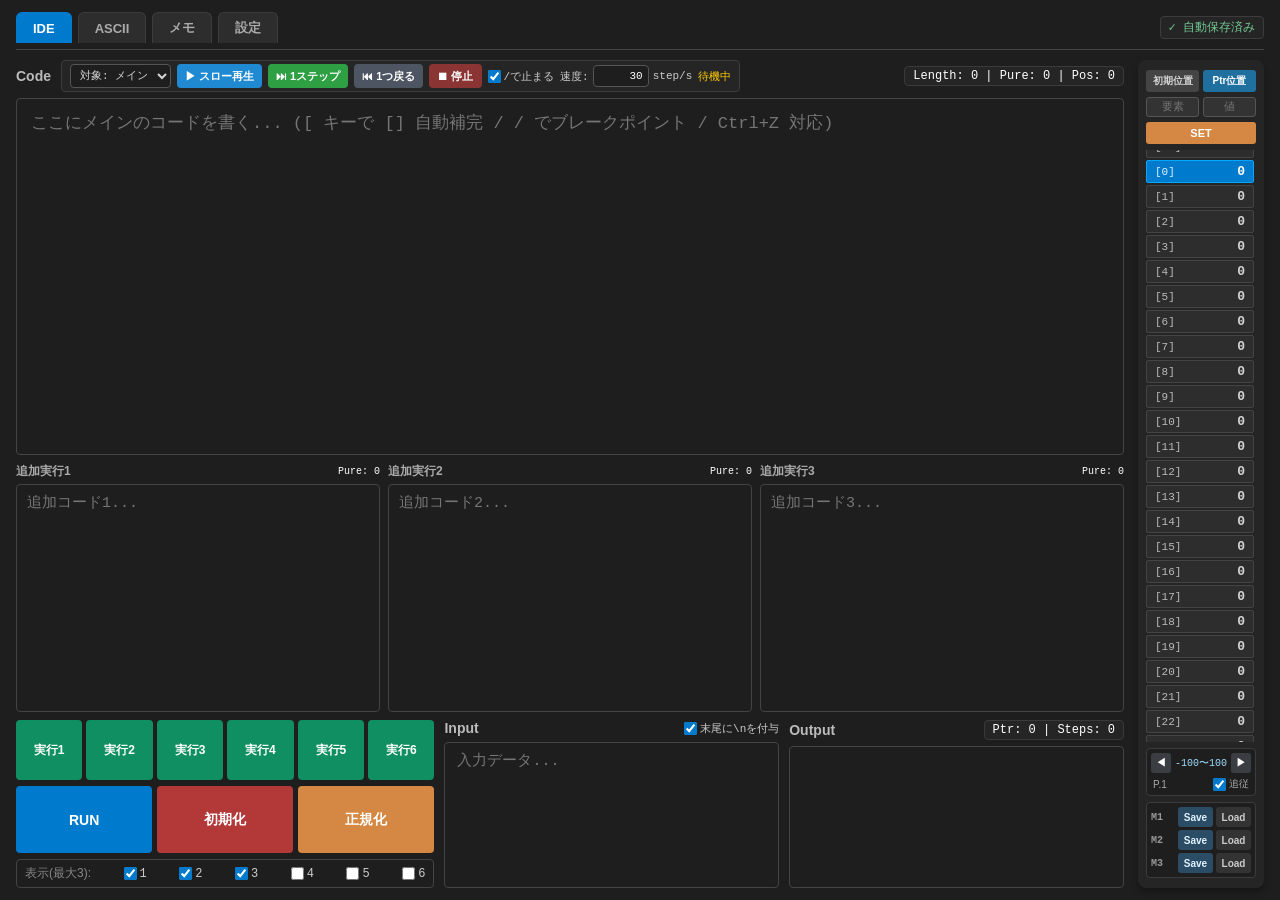
<file: index.html>
<!DOCTYPE html>
<html lang="ja">
<head>
    <meta charset="UTF-8">
    <meta name="viewport" content="width=device-width, initial-scale=1.0">
    <title>Brainfuck Tester Pro</title>
    <link rel="stylesheet" href="style.css">
</head>
<body>

    <!-- 上部仮想タブバー -->
    <div class="top-navbar">
        <div class="tab-group">
            <button id="tab-btn-ide" class="tab-btn active" onclick="switchTab('ide')">IDE</button>
            <button id="tab-btn-ascii" class="tab-btn" onclick="switchTab('ascii')">ASCII</button>
            <button id="tab-btn-memo" class="tab-btn" onclick="switchTab('memo')">メモ</button>
            <button id="tab-btn-settings" class="tab-btn" onclick="switchTab('settings')">設定</button>
        </div>
        <div class="top-right-status">
            <span id="autosave-status" class="autosave-badge">✓ 自動保存済み</span>
        </div>
    </div>

    <!-- ==========================================
         タブ1: メインIDE画面
         ========================================== -->
    <div id="view-ide" class="tab-view">
        <!-- 左側ペイン -->
        <div class="left-pane">
            <div class="pane-header">
                <div style="display: flex; align-items: center; gap: 10px; flex-wrap: wrap;">
                    <h3>Code</h3>
                    <!-- ステップ実行＆スロー再生コントロール -->
                    <div class="header-debug-bar">
                        <select id="debug-target" class="debug-target-select" onchange="stopDebugSession()" title="ステップ実行・スロー再生の対象">
                            <option value="main">対象: メイン</option>
                            <option value="sub1">対象: 追加1</option>
                            <option value="sub2">対象: 追加2</option>
                            <option value="sub3">対象: 追加3</option>
                            <option value="sub4">対象: 追加4</option>
                            <option value="sub5">対象: 追加5</option>
                            <option value="sub6">対象: 追加6</option>
                        </select>
                        <button id="btn-slow-play" class="debug-btn play-btn" onclick="toggleSlowPlay()">▶ スロー再生</button>
                        <button id="btn-step-fwd" class="debug-btn step-btn" onclick="stepForward()">⏭ 1ステップ</button>
                        <button id="btn-step-back" class="debug-btn back-btn" onclick="stepBackward()" title="直前のステップに戻す">⏮ 1つ戻る</button>
                        <button id="btn-debug-stop" class="debug-btn stop-btn" onclick="stopDebugSession()">⏹ 停止</button>
                        <label class="inline-chk" style="font-size: 11px; color: #ccc;" title="コード内の / に到達した時点で一時停止します">
                            <input type="checkbox" id="chk-stop-slash" checked onchange="saveStateToStorage()"> /で止まる
                        </label>
                        <div class="speed-control">
                            <span>速度:</span>
                            <input type="number" id="debug-speed" min="1" max="100000" value="30" oninput="updateSpeedLabel()" title="1秒あたりの実行ステップ数">
                            <span>step/s</span>
                        </div>
                        <div id="debug-status" class="debug-status-text">待機中</div>
                    </div>
                </div>
                <span id="code-stats" class="stats">Length: 0 | Pure: 0 | Pos: 0</span>
            </div>

            <!-- メインコードエディタ -->
            <div id="code-container" class="editor-container">
                <div class="editor-inner">
                    <div id="code-highlight" class="highlight-layer"></div>
                    <textarea id="code" class="code-textarea" spellcheck="false" placeholder="ここにメインのコードを書く... ([ キーで [] 自動補完 / / でブレークポイント / Ctrl+Z 対応)"></textarea>
                </div>
            </div>

            <!-- 追加実行枠 1〜6 -->
            <div class="middle-controls">
                <div class="middle-box" id="box-sub1">
                    <div class="sub-header">
                        <h3>追加実行1</h3>
                        <span id="sub-code1-stat" class="sub-pure-stat">Pure: 0</span>
                    </div>
                    <div id="sub-code1-container" class="editor-container sub-editor-container">
                        <div class="editor-inner">
                            <div id="sub-code1-highlight" class="highlight-layer"></div>
                            <textarea id="sub-code1" class="code-textarea" spellcheck="false" placeholder="追加コード1..."></textarea>
                        </div>
                    </div>
                </div>
                <div class="middle-box" id="box-sub2">
                    <div class="sub-header">
                        <h3>追加実行2</h3>
                        <span id="sub-code2-stat" class="sub-pure-stat">Pure: 0</span>
                    </div>
                    <div id="sub-code2-container" class="editor-container sub-editor-container">
                        <div class="editor-inner">
                            <div id="sub-code2-highlight" class="highlight-layer"></div>
                            <textarea id="sub-code2" class="code-textarea" spellcheck="false" placeholder="追加コード2..."></textarea>
                        </div>
                    </div>
                </div>
                <div class="middle-box" id="box-sub3">
                    <div class="sub-header">
                        <h3>追加実行3</h3>
                        <span id="sub-code3-stat" class="sub-pure-stat">Pure: 0</span>
                    </div>
                    <div id="sub-code3-container" class="editor-container sub-editor-container">
                        <div class="editor-inner">
                            <div id="sub-code3-highlight" class="highlight-layer"></div>
                            <textarea id="sub-code3" class="code-textarea" spellcheck="false" placeholder="追加コード3..."></textarea>
                        </div>
                    </div>
                </div>
                <div class="middle-box hidden" id="box-sub4">
                    <div class="sub-header">
                        <h3>追加実行4</h3>
                        <span id="sub-code4-stat" class="sub-pure-stat">Pure: 0</span>
                    </div>
                    <div id="sub-code4-container" class="editor-container sub-editor-container">
                        <div class="editor-inner">
                            <div id="sub-code4-highlight" class="highlight-layer"></div>
                            <textarea id="sub-code4" class="code-textarea" spellcheck="false" placeholder="追加コード4..."></textarea>
                        </div>
                    </div>
                </div>
                <div class="middle-box hidden" id="box-sub5">
                    <div class="sub-header">
                        <h3>追加実行5</h3>
                        <span id="sub-code5-stat" class="sub-pure-stat">Pure: 0</span>
                    </div>
                    <div id="sub-code5-container" class="editor-container sub-editor-container">
                        <div class="editor-inner">
                            <div id="sub-code5-highlight" class="highlight-layer"></div>
                            <textarea id="sub-code5" class="code-textarea" spellcheck="false" placeholder="追加コード5..."></textarea>
                        </div>
                    </div>
                </div>
                <div class="middle-box hidden" id="box-sub6">
                    <div class="sub-header">
                        <h3>追加実行6</h3>
                        <span id="sub-code6-stat" class="sub-pure-stat">Pure: 0</span>
                    </div>
                    <div id="sub-code6-container" class="editor-container sub-editor-container">
                        <div class="editor-inner">
                            <div id="sub-code6-highlight" class="highlight-layer"></div>
                            <textarea id="sub-code6" class="code-textarea" spellcheck="false" placeholder="追加コード6..."></textarea>
                        </div>
                    </div>
                </div>
            </div>

            <!-- 下部コントロール・Input・Output -->
            <div class="bottom-controls">
                <div class="controls-column">
                    <div class="sub-btn-group">
                        <button class="sub-btn" onclick="runSub(1)">実行1</button>
                        <button class="sub-btn" onclick="runSub(2)">実行2</button>
                        <button class="sub-btn" onclick="runSub(3)">実行3</button>
                        <button class="sub-btn" onclick="runSub(4)">実行4</button>
                        <button class="sub-btn" onclick="runSub(5)">実行5</button>
                        <button class="sub-btn" onclick="runSub(6)">実行6</button>
                    </div>
                    <div class="main-btn-group">
                        <button onclick="runMain()">RUN</button>
                        <button class="init-btn" onclick="resetEngine()">初期化</button>
                        <button class="norm-btn" onclick="normalizeCode()">正規化</button>
                    </div>
                    <div class="checkbox-group">
                        <span style="color: #888;">表示(最大3):</span>
                        <label><input type="checkbox" id="chk-sub1" class="sub-chk" value="1" checked> 1</label>
                        <label><input type="checkbox" id="chk-sub2" class="sub-chk" value="2" checked> 2</label>
                        <label><input type="checkbox" id="chk-sub3" class="sub-chk" value="3" checked> 3</label>
                        <label><input type="checkbox" id="chk-sub4" class="sub-chk" value="4"> 4</label>
                        <label><input type="checkbox" id="chk-sub5" class="sub-chk" value="5"> 5</label>
                        <label><input type="checkbox" id="chk-sub6" class="sub-chk" value="6"> 6</label>
                    </div>
                </div>

                <div class="input-wrapper">
                    <div class="pane-header">
                        <h3>Input</h3>
                        <label class="inline-chk" style="font-size: 11px; color: #ccc;" title="ONの場合、入力データの末尾に自動で改行(\n, ASCII 10)を追加します">
                            <input type="checkbox" id="chk-input-newline" checked onchange="saveStateToStorage()"> 末尾に\nを付与
                        </label>
                    </div>
                    <textarea id="input-data" spellcheck="false" placeholder="入力データ..." oninput="saveStateToStorage()"></textarea>
                </div>

                <div class="output-wrapper">
                    <div class="pane-header output-header">
                        <h3>Output</h3>
                        <span id="exec-stats" class="stats">Ptr: 0 | Steps: 0</span>
                    </div>
                    <div id="output" class="output-area"></div>
                </div>
            </div>
        </div>

        <!-- 右側ペイン（上部操作 → メモリ → ページ番号系 → セーブ系） -->
        <div class="right-pane">
            <div class="memory-header">
                <div class="memory-header-top">
                    <button class="reset-scroll-btn" onclick="resetMemoryScroll()" title="アドレス 0 の位置へ移動">初期位置</button>
                    <button class="ptr-jump-btn" onclick="jumpToPointer()" title="現在のポインタ位置へ移動">Ptr位置</button>
                </div>
                <div class="memory-inputs">
                    <input type="number" id="manual-mem-addr" placeholder="要素" title="要素番号(アドレス)">
                    <input type="number" id="manual-mem-val" placeholder="値" title="値 (0-255)">
                </div>
                <button class="set-mem-btn" style="width: 100%;" onclick="setManualMemory()">SET</button>
            </div>

            <!-- 1. メモリ本体 -->
            <div id="memory" class="memory-container"></div>

            <!-- 2. ページ番号系 -->
            <div class="memory-pagination">
                <div class="page-nav-row">
                    <button class="page-btn" onclick="changeMemoryPage(-1)" title="前のページ">◀</button>
                    <span id="mem-page-label" class="page-label">-100〜100</span>
                    <button class="page-btn" onclick="changeMemoryPage(1)" title="次のページ">▶</button>
                </div>
                <div style="display: flex; justify-content: space-between; align-items: center; font-size: 10px; color: #aaa; padding: 0 2px;">
                    <span id="mem-page-num">P.1</span>
                    <label class="inline-chk" title="ONの時のみポインタ移動時のメモリ追従と、スロー再生・ステップ実行中のCode自動スクロールを行います">
                        <input type="checkbox" id="chk-mem-autofollow" checked onchange="saveStateToStorage()"> 追従
                    </label>
                </div>
            </div>

            <!-- 3. セーブ系 (3スロット) -->
            <div class="mem-slots">
                <div id="mem-slot-row-1" class="mem-slot-row">
                    <span class="slot-label">M1</span>
                    <button class="slot-btn save-btn" onclick="saveMemorySlot(1)" title="現在のメモリをスロット1にセーブ">Save</button>
                    <button id="btn-load-slot-1" class="slot-btn load-btn" onclick="loadMemorySlot(1)" title="スロット1のメモリをロード">Load</button>
                </div>
                <div id="mem-slot-row-2" class="mem-slot-row">
                    <span class="slot-label">M2</span>
                    <button class="slot-btn save-btn" onclick="saveMemorySlot(2)" title="現在のメモリをスロット2にセーブ">Save</button>
                    <button id="btn-load-slot-2" class="slot-btn load-btn" onclick="loadMemorySlot(2)" title="スロット2のメモリをロード">Load</button>
                </div>
                <div id="mem-slot-row-3" class="mem-slot-row">
                    <span class="slot-label">M3</span>
                    <button class="slot-btn save-btn" onclick="saveMemorySlot(3)" title="現在のメモリをスロット3にセーブ">Save</button>
                    <button id="btn-load-slot-3" class="slot-btn load-btn" onclick="loadMemorySlot(3)" title="スロット3のメモリをロード">Load</button>
                </div>
            </div>
        </div>
    </div>

    <!-- ==========================================
         タブ2: ASCII (左: ASCII一覧 / 右: 文字列 → ASCII)
         ========================================== -->
    <div id="view-ascii" class="tab-view hidden">
        <div class="ascii-tab-container">
            <div class="ascii-column">
                <h3>ASCII一覧</h3>
                <div id="ascii-table-grid" class="vertical-list"></div>
            </div>

            <div class="ascii-column">
                <h3>文字列 → ASCII</h3>
                <input type="text" id="ascii-inspector-input" class="ascii-input" placeholder="文字列を入力..." value="Hello!" oninput="updateAsciiInspector()">
                <div id="ascii-breakdown" class="vertical-list"></div>
            </div>
        </div>
    </div>

    <!-- ==========================================
         タブ3: メモ (自由記述メモ帳)
         ========================================== -->
    <div id="view-memo" class="tab-view hidden">
        <div class="memo-tab-container">
            <div class="pane-header">
                <h3>メモ</h3>
                <span id="memo-stats" class="stats">Length: 0 | Lines: 1</span>
            </div>
            <textarea id="memo-data" spellcheck="false" placeholder="自由にメモを書けます（各アドレスの役割、変数の設計、アルゴリズムの下書きなど。自動保存されます）"></textarea>
        </div>
    </div>

    <!-- ==========================================
         タブ4: 設定 (文字サイズ / スクショ用ウィンドウ / 一括削除)
         ========================================== -->
    <div id="view-settings" class="tab-view hidden">
        <div class="settings-container">

            <!-- 1. 文字サイズ設定カード -->
            <div class="settings-card">
                <h3>文字サイズ設定</h3>
                <p class="settings-desc">数値を入力して「適用」ボタンを押すと反映されます（範囲外の値は最小値10px〜最大値36pxに自動調整されます）。</p>

                <div class="setting-row">
                    <label for="setting-main-font">メイン Code の文字サイズ (10〜36)</label>
                    <div class="setting-control">
                        <input type="range" id="setting-main-font-range" min="10" max="36" value="17" oninput="document.getElementById('setting-main-font').value = this.value">
                        <input type="number" id="setting-main-font" min="10" max="36" value="17">
                        <span>px</span>
                    </div>
                </div>

                <div class="setting-row">
                    <label for="setting-sub-font">追加実行 1〜6 の文字サイズ (10〜36)</label>
                    <div class="setting-control">
                        <input type="range" id="setting-sub-font-range" min="10" max="36" value="15" oninput="document.getElementById('setting-sub-font').value = this.value">
                        <input type="number" id="setting-sub-font" min="10" max="36" value="15">
                        <span>px</span>
                    </div>
                </div>

                <div class="setting-row">
                    <label for="setting-io-font">Input / Output の文字サイズ (10〜36)</label>
                    <div class="setting-control">
                        <input type="range" id="setting-io-font-range" min="10" max="36" value="15" oninput="document.getElementById('setting-io-font').value = this.value">
                        <input type="number" id="setting-io-font" min="10" max="36" value="15">
                        <span>px</span>
                    </div>
                </div>

                <div class="setting-row">
                    <label for="setting-memo-font">メモ の文字サイズ (10〜36)</label>
                    <div class="setting-control">
                        <input type="range" id="setting-memo-font-range" min="10" max="36" value="15" oninput="document.getElementById('setting-memo-font').value = this.value">
                        <input type="number" id="setting-memo-font" min="10" max="36" value="15">
                        <span>px</span>
                    </div>
                </div>

                <div class="setting-actions">
                    <button class="secondary-btn" onclick="resetFontSizes()">デフォルトに戻す</button>
                    <button class="primary-btn" onclick="applyFontSizeFromInputs()">適用</button>
                </div>
            </div>

            <!-- 2. スクリーンショット用ビューア（別ウィンドウ表示） -->
            <div class="settings-card">
                <h3>スクリーンショット用 表示（別ウィンドウ）</h3>
                <p class="settings-desc">CodeやOutputを読み取り専用（編集不可）で別ウィンドウに表示します。スクショ撮影に最適です。</p>

                <div class="setting-row">
                    <label for="screenshot-target">表示する対象</label>
                    <select id="screenshot-target" class="settings-select">
                        <option value="code">メイン Code</option>
                        <option value="sub-code1">追加実行 1</option>
                        <option value="sub-code2">追加実行 2</option>
                        <option value="sub-code3">追加実行 3</option>
                        <option value="sub-code4">追加実行 4</option>
                        <option value="sub-code5">追加実行 5</option>
                        <option value="sub-code6">追加実行 6</option>
                        <option value="output">Output（出力結果）</option>
                    </select>
                </div>

                <div class="setting-row">
                    <label for="screenshot-mode">Codeの表示モード</label>
                    <select id="screenshot-mode" class="settings-select">
                        <option value="raw">そのまま表示（改行・コメント込み）</option>
                        <option value="pure">純粋命令のみ抽出して表示</option>
                    </select>
                </div>

                <div class="setting-actions">
                    <button class="primary-btn" onclick="openScreenshotWindow()">別ウィンドウで表示</button>
                </div>
            </div>

            <!-- 3. データ・コードの一括削除カード -->
            <div class="settings-card danger-card">
                <h3>コード・保存データの一括削除</h3>
                <p class="settings-desc">新しいコードを書き始めるときに、自動保存されたコードやデータをまとめて消去できます。</p>

                <div class="danger-btn-grid">
                    <div class="danger-item">
                        <div>
                            <div class="danger-title">すべてのコードとInputを削除</div>
                            <div class="danger-sub">メインCode・追加実行1〜6・Input・実行状態をすべて空にします（メモ・メモリセーブM1〜M3・設定は保持）。</div>
                        </div>
                        <button class="danger-btn" onclick="clearAllCodes()">全コード削除</button>
                    </div>

                    <div class="danger-item">
                        <div>
                            <div class="danger-title">メインCodeとInputのみ削除</div>
                            <div class="danger-sub">追加実行1〜6やメモは残したまま、メインCodeとInputを空にします。</div>
                        </div>
                        <button class="warn-btn" onclick="clearMainCodeOnly()">メインのみ削除</button>
                    </div>

                    <div class="danger-item">
                        <div>
                            <div class="danger-title">追加実行1〜6のみすべて削除</div>
                            <div class="danger-sub">メインCodeやメモは残したまま、追加実行1〜6のコードをすべて空にします。</div>
                        </div>
                        <button class="warn-btn" onclick="clearSubCodesOnly()">追加実行のみ削除</button>
                    </div>

                    <div class="danger-item">
                        <div>
                            <div class="danger-title">メモのみ削除</div>
                            <div class="danger-sub">コードやメモリは残したまま、メモタブの内容だけを空にします。</div>
                        </div>
                        <button class="warn-btn" onclick="clearMemoOnly()">メモのみ削除</button>
                    </div>

                    <div class="danger-item">
                        <div>
                            <div class="danger-title">完全初期化（全データ消去）</div>
                            <div class="danger-sub">すべてのコード・メモ・メモリセーブ(M1〜M3)・文字サイズ設定を含む全保存データを初期状態に戻します。</div>
                        </div>
                        <button class="danger-btn" onclick="factoryResetAll()">完全初期化</button>
                    </div>
                </div>
            </div>

        </div>
    </div>

    <!-- トースト通知エリア -->
    <div id="toast-container"></div>

    <script src="script.js"></script>
</body>
</html>
</file>
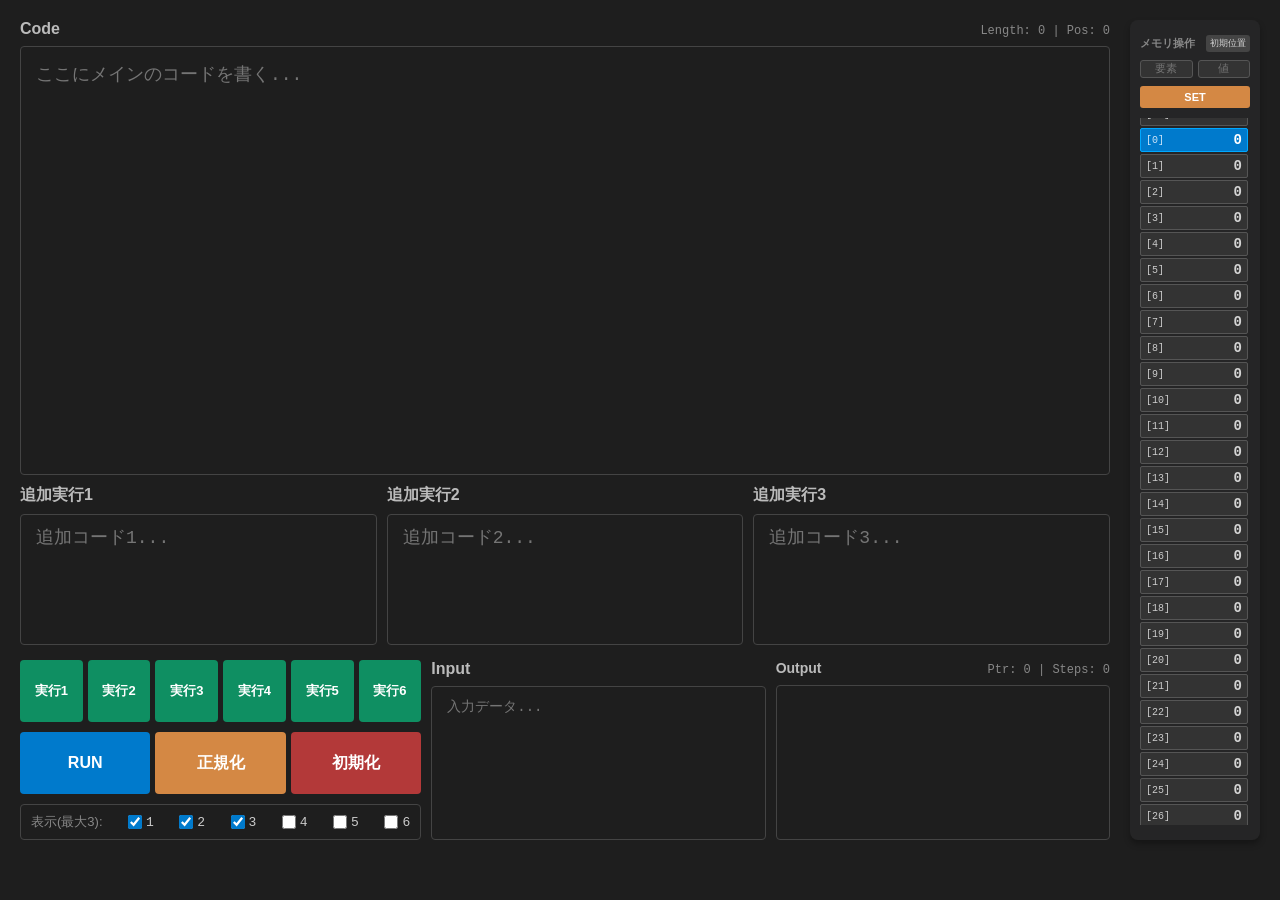
<file: brainfuck.html>
<!DOCTYPE html>
<html lang="ja">
<head>
    <meta charset="UTF-8">
    <meta name="viewport" content="width=device-width, initial-scale=1.0">
    <title>Brainfuck Tester</title>
    <style>
        /* VS Code風のフォントを定義 */
        :root {
            --vscode-font: Menlo, Monaco, Consolas, "Courier New", monospace;
        }

        body { font-family: sans-serif; margin: 0; padding: 20px; background-color: #1e1e1e; color: #d4d4d4; height: 100vh; box-sizing: border-box; }
        .container { display: flex; width: 100%; height: calc(100% - 40px); gap: 20px; }
        .left-pane { flex: 1; display: flex; flex-direction: column; }
        .right-pane { width: 110px; flex-shrink: 0; display: flex; flex-direction: column; background: #252526; padding: 15px 10px; border-radius: 8px; box-shadow: 0 4px 6px rgba(0,0,0,0.3); }
        .editor-container { position: relative; background-color: #1e1e1e; border: 1px solid #444; border-radius: 4px; display: flex; flex-direction: column; }
        .editor-container:focus-within { border-color: #007acc; }
        #code-container { flex: 4; margin-bottom: 10px; }
        
        .highlight-layer, .code-textarea { position: absolute; top: 0; left: 0; width: 100%; height: 100%; padding: 15px; box-sizing: border-box; font-family: var(--vscode-font); font-size: 18px; line-height: 1.5; margin: 0; border: none; overflow-y: auto; white-space: pre-wrap; word-break: break-all; }
        .highlight-layer { color: #d4d4d4; pointer-events: none; }
        .code-textarea { background: transparent; color: transparent; caret-color: #d4d4d4; resize: none; outline: none; }
        
        .sub-editor-container { flex: 1; }
        .sub-editor-container .highlight-layer, 
        .sub-editor-container .code-textarea { font-size: 18px; padding: 10px 15px; }
        
        #input-data { flex: 1; resize: none; padding: 10px 15px; font-family: var(--vscode-font); font-size: 14px; background-color: #1e1e1e; color: #d4d4d4; border: 1px solid #444; border-radius: 4px; line-height: 1.5; box-sizing: border-box; width: 100%; margin: 0; }
        #input-data:focus { outline: none; border-color: #007acc; }
        
        .middle-controls { display: flex; gap: 10px; flex: 1.5; margin-bottom: 15px; }
        .middle-box { flex: 1; display: flex; flex-direction: column; transition: all 0.3s; }
        
        .hidden { display: none !important; }
        
        .bottom-controls { display: flex; gap: 10px; flex-shrink: 0; min-height: 180px; }
        
        .controls-column { flex: 1.2; display: flex; flex-direction: column; gap: 10px; }
        
        .sub-btn-group { display: grid; grid-template-columns: repeat(6, 1fr); gap: 5px; flex: 1; }
        .main-btn-group { display: grid; grid-template-columns: repeat(3, 1fr); gap: 5px; flex: 1; }
        
        button { font-size: 16px; font-weight: bold; cursor: pointer; background-color: #007acc; color: white; border: none; border-radius: 4px; transition: background-color 0.2s; margin: 0; width: 100%; height: 100%; min-height: 45px; }
        button:hover { background-color: #005f9e; }
        
        button.sub-btn { background-color: #0f8f62; font-size: 13px; padding: 0; white-space: nowrap; }
        button.sub-btn:hover { background-color: #0b6b49; }
        
        button.init-btn { background-color: #b33939; }
        button.init-btn:hover { background-color: #8b2c2c; }
        button.norm-btn { background-color: #d48844; }
        button.norm-btn:hover { background-color: #b36e32; }
        
        /* 初期位置ボタンをさらに小さくして1行に収める */
        button.reset-scroll-btn { flex: none; font-size: 9px; font-weight: normal; padding: 2px 4px; background-color: #444; color: #d4d4d4; border-radius: 3px; min-height: auto; width: auto; height: auto; margin-left: auto; white-space: nowrap; }
        button.reset-scroll-btn:hover { background-color: #555; }
        
        .checkbox-group { display: flex; justify-content: space-between; align-items: center; background: #1e1e1e; border: 1px solid #444; border-radius: 4px; padding: 8px 10px; font-size: 13px; color: #ccc; }
        .checkbox-group label { display: flex; align-items: center; gap: 4px; cursor: pointer; font-family: var(--vscode-font); }
        .checkbox-group input { margin: 0; cursor: pointer; accent-color: #007acc; width: 14px; height: 14px; }

        .input-wrapper { flex: 1; display: flex; flex-direction: column; }
        .output-wrapper { flex: 1; display: flex; flex-direction: column; } 
        
        .pane-header { display: flex; justify-content: space-between; align-items: baseline; margin-bottom: 8px; }
        .pane-header h3 { margin: 0; font-size: 16px; color: #bbb; }
        h3 { margin-top: 0; margin-bottom: 8px; font-size: 16px; color: #bbb; }
        .output-header h3 { font-size: 14px; }
        
        .stats { font-size: 12px; color: #888; font-family: var(--vscode-font); }
        .output-area { font-family: var(--vscode-font); flex: 1; background: #1e1e1e; padding: 10px 15px; border: 1px solid #444; border-radius: 4px; font-size: 16px; white-space: pre-wrap; overflow-y: auto; word-break: break-all; margin: 0; }
        
        /* メモリ操作UI用のスタイル微調整 */
        .memory-header { display: flex; flex-direction: column; gap: 8px; margin-bottom: 10px; }
        .memory-header-top { display: flex; justify-content: space-between; align-items: center; gap: 2px; }
        .memory-inputs { display: flex; gap: 5px; }
        
        .memory-inputs input[type="number"]::-webkit-outer-spin-button,
        .memory-inputs input[type="number"]::-webkit-inner-spin-button { -webkit-appearance: none; margin: 0; }
        .memory-inputs input[type="number"] { -moz-appearance: textfield; }
        
        /* 入力欄の文字サイズも縮小 */
        .memory-inputs input { flex: 1; width: 0; background: #333; color: #d4d4d4; border: 1px solid #555; border-radius: 3px; font-family: var(--vscode-font); font-size: 11px; padding: 2px; text-align: center; }
        .memory-inputs input:focus { outline: none; border-color: #007acc; }
        
        button.set-mem-btn { background-color: #d48844; font-size: 11px; min-height: 22px; padding: 2px 0; border-radius: 3px; }
        button.set-mem-btn:hover { background-color: #b36e32; }

        .memory-container { display: flex; flex-direction: column; gap: 2px; flex: 1; overflow-y: auto; padding-right: 2px; position: relative; scroll-behavior: smooth; }
        .memory-cell { width: 100%; min-height: 24px; display: flex; align-items: center; justify-content: space-between; box-sizing: border-box; padding: 0 5px; border: 1px solid #555; background-color: #333; font-family: var(--vscode-font); border-radius: 2px; transition: background-color 0.3s; }
        .memory-cell.active { background-color: #007acc; border-color: #00a8ff; color: white; }
        .cell-index { color: #ccc; font-size: 10px; font-family: var(--vscode-font); }
        .memory-cell.active .cell-index { color: #cce4f7; }
        .cell-value { font-size: 14px; font-weight: bold; }
    </style>
</head>
<body>
    <div class="container">
        <!-- 左側 -->
        <div class="left-pane">
            <div class="pane-header">
                <h3>Code</h3>
                <span id="code-stats" class="stats">Length: 0 | Pos: 0</span>
            </div>
            <div id="code-container" class="editor-container">
                <div id="code-highlight" class="highlight-layer"></div>
                <textarea id="code" class="code-textarea" spellcheck="false" placeholder="ここにメインのコードを書く..."></textarea>
            </div>
            
            <div class="middle-controls">
                <div class="middle-box" id="box-sub1">
                    <h3>追加実行1</h3>
                    <div id="sub-code1-container" class="editor-container sub-editor-container">
                        <div id="sub-code1-highlight" class="highlight-layer"></div>
                        <textarea id="sub-code1" class="code-textarea" spellcheck="false" placeholder="追加コード1..."></textarea>
                    </div>
                </div>
                <div class="middle-box" id="box-sub2">
                    <h3>追加実行2</h3>
                    <div id="sub-code2-container" class="editor-container sub-editor-container">
                        <div id="sub-code2-highlight" class="highlight-layer"></div>
                        <textarea id="sub-code2" class="code-textarea" spellcheck="false" placeholder="追加コード2..."></textarea>
                    </div>
                </div>
                <div class="middle-box" id="box-sub3">
                    <h3>追加実行3</h3>
                    <div id="sub-code3-container" class="editor-container sub-editor-container">
                        <div id="sub-code3-highlight" class="highlight-layer"></div>
                        <textarea id="sub-code3" class="code-textarea" spellcheck="false" placeholder="追加コード3..."></textarea>
                    </div>
                </div>
                <div class="middle-box hidden" id="box-sub4">
                    <h3>追加実行4</h3>
                    <div id="sub-code4-container" class="editor-container sub-editor-container">
                        <div id="sub-code4-highlight" class="highlight-layer"></div>
                        <textarea id="sub-code4" class="code-textarea" spellcheck="false" placeholder="追加コード4..."></textarea>
                    </div>
                </div>
                <div class="middle-box hidden" id="box-sub5">
                    <h3>追加実行5</h3>
                    <div id="sub-code5-container" class="editor-container sub-editor-container">
                        <div id="sub-code5-highlight" class="highlight-layer"></div>
                        <textarea id="sub-code5" class="code-textarea" spellcheck="false" placeholder="追加コード5..."></textarea>
                    </div>
                </div>
                <div class="middle-box hidden" id="box-sub6">
                    <h3>追加実行6</h3>
                    <div id="sub-code6-container" class="editor-container sub-editor-container">
                        <div id="sub-code6-highlight" class="highlight-layer"></div>
                        <textarea id="sub-code6" class="code-textarea" spellcheck="false" placeholder="追加コード6..."></textarea>
                    </div>
                </div>
            </div>
            
            <div class="bottom-controls">
                <div class="controls-column">
                    <div class="sub-btn-group">
                        <button class="sub-btn" onclick="runSub(1)">実行1</button>
                        <button class="sub-btn" onclick="runSub(2)">実行2</button>
                        <button class="sub-btn" onclick="runSub(3)">実行3</button>
                        <button class="sub-btn" onclick="runSub(4)">実行4</button>
                        <button class="sub-btn" onclick="runSub(5)">実行5</button>
                        <button class="sub-btn" onclick="runSub(6)">実行6</button>
                    </div>
                    <div class="main-btn-group">
                        <button onclick="runMain()">RUN</button>
                        <button class="norm-btn" onclick="normalizeCode()">正規化</button>
                        <button class="init-btn" onclick="resetEngine()">初期化</button>
                    </div>
                    <div class="checkbox-group">
                        <span style="color: #888;">表示(最大3):</span>
                        <label><input type="checkbox" id="chk-sub1" class="sub-chk" value="1" checked> 1</label>
                        <label><input type="checkbox" id="chk-sub2" class="sub-chk" value="2" checked> 2</label>
                        <label><input type="checkbox" id="chk-sub3" class="sub-chk" value="3" checked> 3</label>
                        <label><input type="checkbox" id="chk-sub4" class="sub-chk" value="4"> 4</label>
                        <label><input type="checkbox" id="chk-sub5" class="sub-chk" value="5"> 5</label>
                        <label><input type="checkbox" id="chk-sub6" class="sub-chk" value="6"> 6</label>
                    </div>
                </div>
                
                <div class="input-wrapper">
                    <div class="pane-header">
                        <h3>Input</h3>
                    </div>
                    <textarea id="input-data" spellcheck="false" placeholder="入力データ..."></textarea>
                </div>
                
                <div class="output-wrapper">
                    <div class="pane-header output-header">
                        <h3>Output</h3>
                        <span id="exec-stats" class="stats">Ptr: 0 | Steps: 0</span>
                    </div>
                    <div id="output" class="output-area"></div>
                </div>
            </div>
        </div>

        <!-- 右側 -->
        <div class="right-pane">
            <div class="memory-header">
                <div class="memory-header-top">
                    <!-- 文字サイズを11pxにして1行に収める -->
                    <div style="font-size: 11px; color: #888; font-weight: bold; white-space: nowrap;">メモリ操作</div>
                    <button class="reset-scroll-btn" onclick="resetMemoryScroll()">初期位置</button>
                </div>
                <div class="memory-inputs">
                    <input type="number" id="manual-mem-addr" placeholder="要素" title="要素番号(アドレス)">
                    <input type="number" id="manual-mem-val" placeholder="値" title="値 (0-255)">
                </div>
                <button class="set-mem-btn" onclick="setManualMemory()">SET</button>
            </div>
            <div id="memory" class="memory-container"></div>
        </div>
    </div>

    <script>
        const bracketColors = [
            '#4ea8de', // 1重: 青系
            '#40c463', // 2重: 緑系
            '#d48844', // 3重: オレンジ系
            '#d4c428', // 4重: マスタードイエロー
            '#ff77cc', // 5重: ピンク
            '#9999ff', // 6重: 青紫色
            '#00ffff', // 7重: 明るい水色
            '#ffffff'  // 8重: 真っ白
        ];

        function escapeHtml(str) {
            return str.replace(/&/g, '&amp;').replace(/</g, '&lt;').replace(/>/g, '&gt;');
        }

        function highlightBrackets(text, cursorPos = -1) {
            const unmatched = new Set();
            const stack = [];
            for (let i = 0; i < text.length; i++) {
                if (text[i] === '[') stack.push(i);
                else if (text[i] === ']') {
                    if (stack.length === 0) unmatched.add(i);
                    else stack.pop();
                }
            }
            for (let index of stack) unmatched.add(index);

            let targetIdx = -1;
            let matchIdx = -1;
            
            if (cursorPos > 0 && (text[cursorPos - 1] === '[' || text[cursorPos - 1] === ']')) {
                targetIdx = cursorPos - 1;
            }

            if (targetIdx !== -1 && !unmatched.has(targetIdx)) {
                let d = 0;
                if (text[targetIdx] === '[') {
                    for (let i = targetIdx; i < text.length; i++) {
                        if (text[i] === '[') d++;
                        else if (text[i] === ']') d--;
                        if (d === 0) { matchIdx = i; break; }
                    }
                } else {
                    for (let i = targetIdx; i >= 0; i--) {
                        if (text[i] === ']') d++;
                        else if (text[i] === '[') d--;
                        if (d === 0) { matchIdx = i; break; }
                    }
                }
            }

            let result = '';
            let depth = 0;
            for (let i = 0; i < text.length; i++) {
                const char = text[i];
                
                let isGlow = (i === targetIdx || i === matchIdx);
                let glowCSS = isGlow ? ' outline: 1px solid rgba(255,255,255,0.4); background-color: rgba(255,255,255,0.1); border-radius: 2px;' : '';

                if (char === '[') {
                    if (unmatched.has(i)) result += `<span style="color: #ff4d4d; font-weight: bold; background-color: rgba(255,0,0,0.2);${glowCSS}">[</span>`;
                    else {
                        result += `<span style="color: ${bracketColors[depth % bracketColors.length]}; font-weight: bold;${glowCSS}">[</span>`;
                        depth++;
                    }
                } else if (char === ']') {
                    if (unmatched.has(i)) result += `<span style="color: #ff4d4d; font-weight: bold; background-color: rgba(255,0,0,0.2);${glowCSS}">]</span>`;
                    else {
                        depth = Math.max(0, depth - 1);
                        result += `<span style="color: ${bracketColors[depth % bracketColors.length]}; font-weight: bold;${glowCSS}">]</span>`;
                    }
                } else if (char === '<' || char === '>') {
                    result += `<span style="color: #00a8ff; font-weight: bold;">${escapeHtml(char)}</span>`;
                } else {
                    result += escapeHtml(char);
                }
            }
            if (text.endsWith('\n')) result += ' ';
            return result;
        }

        function updateCodeStats() {
            const textarea = document.getElementById('code');
            const stats = document.getElementById('code-stats');
            if (textarea && stats) {
                stats.innerText = `Length: ${textarea.value.length} | Pos: ${textarea.selectionStart}`;
            }
        }

        function setupEditor(id) {
            const textarea = document.getElementById(id);
            const highlightDiv = document.getElementById(id + '-highlight');
            
            const update = () => {
                highlightDiv.innerHTML = highlightBrackets(textarea.value, textarea.selectionStart);
                if (id === 'code') updateCodeStats();
            };

            textarea.addEventListener('input', update);
            textarea.addEventListener('keyup', update);
            textarea.addEventListener('click', update);
            textarea.addEventListener('focus', update);

            textarea.addEventListener('scroll', () => {
                highlightDiv.scrollTop = textarea.scrollTop;
                highlightDiv.scrollLeft = textarea.scrollLeft;
            });

            textarea.addEventListener('keydown', function(e) {
                if (e.key === 'Tab') {
                    e.preventDefault();
                    const start = this.selectionStart;
                    const end = this.selectionEnd;
                    const val = this.value;
                    
                    this.value = val.substring(0, start) + '    ' + val.substring(end);
                    this.selectionStart = this.selectionEnd = start + 4;
                    update();
                } else if (e.key === '[') {
                    e.preventDefault();
                    const start = this.selectionStart;
                    const end = this.selectionEnd;
                    const val = this.value;
                    
                    this.value = val.substring(0, start) + '[]' + val.substring(end);
                    this.selectionStart = this.selectionEnd = start + 1;
                    update();
                }
            });
            
            update(); 
        }

        function initCheckboxes() {
            const checkboxes = document.querySelectorAll('.sub-chk');
            checkboxes.forEach(chk => {
                chk.addEventListener('change', function() {
                    const checkedCount = document.querySelectorAll('.sub-chk:checked').length;
                    
                    if (checkedCount > 3) {
                        alert('画面スペースの都合上、同時に表示できる追加実行枠は最大3つまでです。\n（※非表示にしても内容は保持されます）');
                        this.checked = false;
                        return;
                    }
                    updateVisibility();
                });
            });
            updateVisibility();
        }

        function updateVisibility() {
            for (let i = 1; i <= 6; i++) {
                const chk = document.getElementById('chk-sub' + i);
                const box = document.getElementById('box-sub' + i);
                if (chk && box) {
                    if (chk.checked) {
                        box.classList.remove('hidden');
                    } else {
                        box.classList.add('hidden');
                    }
                }
            }
        }

        let memory = {};
        let ptr = 0;
        let lastPtr = 0;
        let inputPtr = 0;
        let totalSteps = 0;

        function getMem(p) { return memory[p] || 0; }
        function setMem(p, v) { memory[p] = v & 255; }

        function initMemoryDOM() {
            const memoryDiv = document.getElementById('memory');
            let htmlString = '';
            for (let i = -100; i < 10000; i++) {
                const activeClass = i === 0 ? ' active' : '';
                htmlString += `
                    <div id="cell-${i}" class="memory-cell${activeClass}">
                        <span class="cell-index">[${i}]</span>
                        <span class="cell-value">0</span>
                    </div>`;
            }
            memoryDiv.innerHTML = htmlString;
        }

        function resetMemoryScroll() {
            const memoryDiv = document.getElementById('memory');
            const cellZero = document.getElementById('cell-0');
            if (cellZero) memoryDiv.scrollTop = cellZero.offsetTop - 10;
        }

        function setManualMemory() {
            let addrInput = document.getElementById('manual-mem-addr').value;
            let valInput = document.getElementById('manual-mem-val').value;

            if (addrInput === '' || valInput === '') return;

            let addr = parseInt(addrInput, 10);
            let val = parseInt(valInput, 10);

            if (isNaN(addr) || isNaN(val)) return;

            val = val & 255;
            setMem(addr, val);

            let cell = document.getElementById('cell-' + addr);
            if (cell) {
                cell.querySelector('.cell-value').innerText = val;
                cell.scrollIntoView({ behavior: 'smooth', block: 'center' });
                
                let origBg = cell.style.backgroundColor;
                cell.style.backgroundColor = '#d48844';
                setTimeout(() => {
                    cell.style.backgroundColor = origBg;
                }, 300);
            } else {
                if(addr < -100 || addr >= 10000) {
                    alert(`要素番号 ${addr} は画面の表示範囲(-100〜9999)外ですが、内部メモリにはセットされました。`);
                }
            }
        }

        function parseBrackets(code) {
            let map = {};
            let stack = [];
            for (let i = 0; i < code.length; i++) {
                if (code[i] === '[') stack.push(i);
                else if (code[i] === ']') {
                    if (stack.length === 0) throw new Error("構文エラー: 対応する '[' がありません");
                    let start = stack.pop();
                    map[start] = i;
                    map[i] = start;
                }
            }
            if (stack.length > 0) throw new Error("構文エラー: 対応する ']' がありません");
            return map;
        }

        function executeBrainfuck(rawCode) {
            let codeObjects = [];
            for (let i = 0; i < rawCode.length; i++) {
                if ("><+-.,[]".includes(rawCode[i])) {
                    codeObjects.push({ cmd: rawCode[i], origIdx: i });
                }
            }

            let codeStr = codeObjects.map(o => o.cmd).join('');
            let jumpMap;
            try {
                jumpMap = parseBrackets(codeStr);
            } catch (e) {
                return "\n" + e.message;
            }

            let pc = 0;
            let outputText = "";
            let steps = 0;
            const MAX_STEPS = 200000000; 
            const inputData = document.getElementById('input-data').value + '\n';

            while (pc < codeStr.length) {
                if (steps++ > MAX_STEPS) {
                    let origPos = codeObjects[pc] ? codeObjects[pc].origIdx + 1 : rawCode.length;
                    outputText += `\n[Error] 実行ステップ数が2億回を超過したため強制終了しました。(Codeの純粋命令目: ${pc + 1}番目 / コメント含む全体: ${origPos}文字目)`;
                    break;
                }

                if (ptr === 50000 || ptr === -50000) {
                    let origPos = codeObjects[pc] ? codeObjects[pc].origIdx + 1 : rawCode.length;
                    outputText += `\n[Error] ポインタが限界値(${ptr})に達したため安全のために強制終了しました。(Codeの純粋命令目: ${pc + 1}番目 / コメント含む全体: ${origPos}文字目)`;
                    break;
                }

                let currentObj = codeObjects[pc];
                let cmd = currentObj.cmd;

                switch (cmd) {
                    case '>': ptr++; break;
                    case '<': ptr--; break;
                    case '+': setMem(ptr, getMem(ptr) + 1); break;
                    case '-': setMem(ptr, getMem(ptr) - 1); break;
                    case '.': 
                        outputText += String.fromCharCode(getMem(ptr)); 
                        break;
                    case ',':
                        if (inputPtr < inputData.length) {
                            setMem(ptr, inputData.charCodeAt(inputPtr++));
                        } else {
                            setMem(ptr, 255);
                        }
                        break;
                    case '[':
                        if (getMem(ptr) === 0) pc = jumpMap[pc];
                        break;
                    case ']':
                        if (getMem(ptr) !== 0) pc = jumpMap[pc];
                        break;
                }
                pc++;
            }

            totalSteps += steps;
            return outputText;
        }

        function updateUI(newOutput, isAppend) {
            const outDiv = document.getElementById('output');
            if (isAppend) {
                outDiv.innerText += newOutput;
            } else {
                outDiv.innerText = newOutput;
            }
            
            document.getElementById('exec-stats').innerText = `Ptr: ${ptr} | Steps: ${totalSteps}`;

            let oldCell = document.getElementById('cell-' + lastPtr);
            if (oldCell) oldCell.classList.remove('active');

            let newCell = document.getElementById('cell-' + ptr);
            if (newCell) {
                newCell.classList.add('active');
                newCell.scrollIntoView({ behavior: 'smooth', block: 'center' });
            }
            lastPtr = ptr;

            for (let p in memory) {
                let cell = document.getElementById('cell-' + p);
                if (cell) {
                    cell.querySelector('.cell-value').innerText = memory[p];
                }
            }
        }

        function resetEngine() {
            memory = {};
            ptr = 0;
            inputPtr = 0;
            totalSteps = 0;
            
            document.querySelectorAll('.cell-value').forEach(el => el.innerText = '0');
            
            let oldCell = document.getElementById('cell-' + lastPtr);
            if (oldCell) oldCell.classList.remove('active');
            
            let zeroCell = document.getElementById('cell-0');
            if (zeroCell) zeroCell.classList.add('active');
            lastPtr = 0;

            document.getElementById('output').innerText = '';
            document.getElementById('exec-stats').innerText = `Ptr: 0 | Steps: 0`;
            resetMemoryScroll();
        }

        function runMain() {
            resetEngine();
            let code = document.getElementById('code').value;
            let output = executeBrainfuck(code);
            updateUI(output, false);
        }

        function runSub(num) {
            let code = document.getElementById('sub-code' + num).value;
            let output = executeBrainfuck(code);
            updateUI(output, true);
        }

        function normalizeCode() {
            let rawCode = document.getElementById('code').value;
            let pureCode = rawCode.replace(/[^><+\-.,\[\]]/g, '');
            document.getElementById('output').innerText = pureCode;
            document.getElementById('exec-stats').innerText = `正規化完了 (長さ: ${pureCode.length}文字)`;
        }

        window.onload = function() {
            initMemoryDOM();
            resetMemoryScroll();
            setupEditor('code');
            
            for (let i = 1; i <= 6; i++) {
                setupEditor('sub-code' + i);
            }
            
            initCheckboxes();
            updateCodeStats(); 
        };
    </script>
</body>
</html>
</file>
<file: style.css>
/* VS Code風のフォントとカラーテーマ定義 */
:root {
    --vscode-font: Menlo, Monaco, Consolas, "Courier New", monospace;
    --bg-main: #1e1e1e;
    --bg-panel: #252526;
    --bg-header: #2d2d2d;
    --border-color: #444444;
    --accent-blue: #007acc;
    --accent-green: #0f8f62;
    --accent-orange: #d48844;
    --accent-red: #b33939;
    --accent-purple: #6c4ab6;
    --text-main: #d4d4d4;
    --text-muted: #888888;

    /* 設定変更可能なフォントサイズ変数 */
    --main-code-font-size: 17px;
    --sub-code-font-size: 15px;
    --io-font-size: 15px;
    --memo-font-size: 15px;
}

* {
    box-sizing: border-box;
}

body {
    font-family: -apple-system, BlinkMacSystemFont, "Segoe UI", Roboto, sans-serif;
    margin: 0;
    padding: 12px 16px;
    background-color: var(--bg-main);
    color: var(--text-main);
    height: 100vh;
    display: flex;
    flex-direction: column;
    overflow: hidden;
}

/* 上部ナビゲーションバー（仮想タブ＆自動保存ステータス） */
.top-navbar {
    display: flex;
    justify-content: space-between;
    align-items: center;
    margin-bottom: 10px;
    border-bottom: 1px solid var(--border-color);
    padding-bottom: 6px;
    flex-shrink: 0;
}

.tab-group {
    display: flex;
    gap: 6px;
}

.tab-btn {
    background-color: #2d2d2d;
    color: #aaa;
    border: 1px solid #3c3c3c;
    border-bottom: none;
    padding: 6px 16px;
    font-size: 13px;
    font-weight: bold;
    border-radius: 6px 6px 0 0;
    cursor: pointer;
    width: auto;
    height: auto;
    min-height: unset;
    transition: all 0.15s;
}

.tab-btn:hover {
    background-color: #383838;
    color: #fff;
}

.tab-btn.active {
    background-color: var(--accent-blue);
    color: #fff;
    border-color: var(--accent-blue);
}

.top-right-status {
    display: flex;
    align-items: center;
    gap: 12px;
    font-size: 12px;
    font-family: var(--vscode-font);
    color: var(--text-muted);
}

.autosave-badge {
    padding: 2px 8px;
    border-radius: 4px;
    background: #252526;
    border: 1px solid #3c3c3c;
    color: #73c991;
    transition: opacity 0.3s;
}

/* タブコンテンツ切り替え */
.tab-view {
    display: flex;
    flex: 1;
    width: 100%;
    min-height: 0;
    gap: 14px;
}

.hidden {
    display: none !important;
}

/* 左側ペイン（エディタ＆コントロール） */
.left-pane {
    flex: 1;
    display: flex;
    flex-direction: column;
    min-width: 0;
    min-height: 0;
}

/* 右側ペイン（ページ制メモリビューア） */
.right-pane {
    width: 126px;
    flex-shrink: 0;
    display: flex;
    flex-direction: column;
    gap: 6px;
    background: var(--bg-panel);
    padding: 10px 8px;
    border-radius: 8px;
    box-shadow: 0 4px 6px rgba(0,0,0,0.3);
    min-height: 0;
}

/* ヘッダー共通 */
.pane-header {
    display: flex;
    justify-content: space-between;
    align-items: center;
    margin-bottom: 6px;
    gap: 8px;
    flex-wrap: wrap;
}

.pane-header h3, h3 {
    margin: 0;
    font-size: 14px;
    color: #bbb;
}

.stats {
    font-size: 12px;
    color: #ffffff;
    font-family: var(--vscode-font);
    background: #252526;
    padding: 2px 8px;
    border-radius: 4px;
    border: 1px solid #3a3a3a;
}

/* エディタコンテナ */
.editor-container {
    position: relative;
    background-color: var(--bg-main);
    border: 1px solid var(--border-color);
    border-radius: 4px;
    display: flex;
    flex-direction: column;
    overflow: hidden;
}

.editor-container:focus-within {
    border-color: var(--accent-blue);
}

/* Code欄を少し狭く、追加実行枠を広く調整 */
#code-container {
    flex: 2.7;
    margin-bottom: 8px;
    min-height: 100px;
}

.editor-inner {
    position: relative;
    flex: 1;
    width: 100%;
    height: 100%;
    min-width: 0;
}

.highlight-layer, .code-textarea {
    position: absolute;
    top: 0;
    left: 0;
    width: 100%;
    height: 100%;
    padding: 12px 14px;
    box-sizing: border-box;
    font-family: var(--vscode-font);
    font-size: var(--main-code-font-size);
    line-height: 1.5;
    margin: 0;
    border: none;
    overflow-y: auto;
    overflow-x: hidden;
    white-space: pre-wrap;
    word-break: break-all;
}

.highlight-layer {
    color: var(--text-main);
    pointer-events: none;
}

.code-textarea {
    background: transparent;
    color: transparent;
    caret-color: var(--text-main);
    resize: none;
    outline: none;
}

/* ステップ実行・スロー再生中の現在位置ハイライト */
.exec-cursor {
    background-color: #ffcc00 !important;
    color: #000000 !important;
    font-weight: bold;
    border-radius: 2px;
    box-shadow: 0 0 8px rgba(255, 204, 0, 0.9);
    outline: 1px solid #fff;
}

/* ヘッダー内デバッグコントロールバー */
.header-debug-bar {
    display: flex;
    align-items: center;
    gap: 6px;
    background: #252526;
    border: 1px solid #3c3c3c;
    border-radius: 4px;
    padding: 3px 8px;
    flex-wrap: wrap;
}

.debug-btn {
    font-size: 11px;
    font-weight: bold;
    padding: 3px 8px;
    min-height: 24px;
    height: 24px;
    width: auto;
    border-radius: 4px;
    display: inline-flex;
    align-items: center;
    gap: 4px;
    white-space: nowrap;
}

.debug-btn.play-btn { background-color: #1f8ad2; }
.debug-btn.play-btn.playing { background-color: #d48844; }
.debug-btn.step-btn { background-color: #2ea043; }
.debug-btn.back-btn { background-color: #4d5562; }
.debug-btn.stop-btn { background-color: #8b3434; }

.debug-target-select {
    background: #1e1e1e;
    color: #d4d4d4;
    border: 1px solid #555;
    border-radius: 4px;
    padding: 2px 5px;
    height: 24px;
    font-size: 11px;
    font-family: var(--vscode-font);
}

.speed-control {
    display: flex;
    align-items: center;
    gap: 4px;
    font-size: 11px;
    font-family: var(--vscode-font);
    color: #ccc;
}

.speed-control input[type="number"] {
    width: 56px;
    height: 22px;
    background: #1e1e1e;
    color: #ffffff;
    border: 1px solid #555;
    border-radius: 4px;
    padding: 2px 5px;
    font-family: var(--vscode-font);
    font-size: 11px;
    text-align: right;
    -moz-appearance: textfield;
}

.speed-control input[type="number"]::-webkit-outer-spin-button,
.speed-control input[type="number"]::-webkit-inner-spin-button {
    -webkit-appearance: none;
    margin: 0;
}

.speed-control input[type="number"]:focus {
    outline: none;
    border-color: var(--accent-blue);
}

.debug-status-text {
    font-size: 11px;
    font-family: var(--vscode-font);
    color: #ffcc00;
    white-space: nowrap;
}

/* 追加実行枠（広めに確保） */
.middle-controls {
    display: flex;
    gap: 8px;
    flex: 1.9;
    margin-bottom: 8px;
    min-height: 90px;
}

.middle-box {
    flex: 1;
    display: flex;
    flex-direction: column;
    min-width: 0;
}

.sub-header {
    display: flex;
    justify-content: space-between;
    align-items: center;
    margin-bottom: 4px;
}

.sub-header h3 {
    font-size: 12px;
    color: #aaa;
}

.sub-pure-stat {
    font-size: 10px;
    color: #ffffff;
    font-family: var(--vscode-font);
}

.sub-editor-container {
    flex: 1;
}

.sub-editor-container .highlight-layer,
.sub-editor-container .code-textarea {
    font-size: var(--sub-code-font-size);
    padding: 8px 10px;
}

/* 下部エリア（ボタン群・Input・Output） */
.bottom-controls {
    display: flex;
    gap: 10px;
    flex-shrink: 0;
    height: 168px;
}

.controls-column {
    flex: 1.25;
    display: flex;
    flex-direction: column;
    gap: 6px;
}

.sub-btn-group {
    display: grid;
    grid-template-columns: repeat(6, 1fr);
    gap: 4px;
    flex: 1;
}

.main-btn-group {
    display: grid;
    grid-template-columns: repeat(3, 1fr);
    gap: 5px;
    flex: 1.1;
}

button {
    font-size: 14px;
    font-weight: bold;
    cursor: pointer;
    background-color: var(--accent-blue);
    color: white;
    border: none;
    border-radius: 4px;
    transition: background-color 0.15s, transform 0.05s;
    margin: 0;
    width: 100%;
    height: 100%;
    min-height: 36px;
}

button:hover { background-color: #005f9e; }
button:active { transform: translateY(1px); }
button:disabled { opacity: 0.45; cursor: not-allowed; }

button.sub-btn {
    background-color: var(--accent-green);
    font-size: 12px;
    padding: 0;
    white-space: nowrap;
}
button.sub-btn:hover { background-color: #0b6b49; }

button.init-btn { background-color: var(--accent-red); }
button.init-btn:hover { background-color: #8b2c2c; }
button.norm-btn { background-color: var(--accent-orange); }
button.norm-btn:hover { background-color: #b36e32; }

.checkbox-group {
    display: flex;
    justify-content: space-between;
    align-items: center;
    background: var(--bg-main);
    border: 1px solid var(--border-color);
    border-radius: 4px;
    padding: 5px 8px;
    font-size: 12px;
    color: #ccc;
}

.checkbox-group label, .inline-chk {
    display: flex;
    align-items: center;
    gap: 3px;
    cursor: pointer;
    font-family: var(--vscode-font);
    user-select: none;
}

.checkbox-group input, .inline-chk input {
    margin: 0;
    cursor: pointer;
    accent-color: var(--accent-blue);
    width: 13px;
    height: 13px;
}

.input-wrapper, .output-wrapper {
    flex: 1;
    display: flex;
    flex-direction: column;
    min-width: 0;
}

#input-data {
    flex: 1;
    resize: none;
    padding: 8px 12px;
    font-family: var(--vscode-font);
    font-size: var(--io-font-size);
    background-color: var(--bg-main);
    color: var(--text-main);
    border: 1px solid var(--border-color);
    border-radius: 4px;
    line-height: 1.4;
    width: 100%;
    margin: 0;
}

#input-data:focus {
    outline: none;
    border-color: var(--accent-blue);
}

.output-area {
    font-family: var(--vscode-font);
    flex: 1;
    background: var(--bg-main);
    padding: 8px 12px;
    border: 1px solid var(--border-color);
    border-radius: 4px;
    font-size: var(--io-font-size);
    white-space: pre-wrap;
    overflow-y: auto;
    word-break: break-all;
    margin: 0;
}

/* ==========================================
   右側ペイン：上部操作 → メモリ → ページ番号系 → セーブ系
   ========================================== */
.memory-header {
    display: flex;
    flex-direction: column;
    gap: 5px;
    flex-shrink: 0;
}

.memory-header-top {
    display: flex;
    justify-content: space-between;
    align-items: center;
    gap: 4px;
}

button.reset-scroll-btn,
button.ptr-jump-btn {
    flex: 1;
    font-size: 10px;
    font-weight: bold;
    padding: 3px 4px;
    border-radius: 3px;
    min-height: 22px;
    height: 22px;
    white-space: nowrap;
}

button.reset-scroll-btn {
    background-color: #444;
    color: #d4d4d4;
}
button.reset-scroll-btn:hover { background-color: #555; }

button.ptr-jump-btn {
    background-color: #1f6f9f;
    color: #ffffff;
}
button.ptr-jump-btn:hover { background-color: #007acc; }

.memory-inputs {
    display: flex;
    gap: 4px;
}

.memory-inputs input[type="number"]::-webkit-outer-spin-button,
.memory-inputs input[type="number"]::-webkit-inner-spin-button {
    -webkit-appearance: none;
    margin: 0;
}
.memory-inputs input[type="number"] { -moz-appearance: textfield; }

.memory-inputs input {
    flex: 1;
    width: 0;
    background: #333;
    color: #d4d4d4;
    border: 1px solid #555;
    border-radius: 3px;
    font-family: var(--vscode-font);
    font-size: 11px;
    padding: 3px;
    text-align: center;
}
.memory-inputs input:focus { outline: none; border-color: var(--accent-blue); }

button.set-mem-btn {
    background-color: var(--accent-orange);
    font-size: 11px;
    min-height: 22px;
    height: 22px;
    padding: 2px 8px;
    width: auto;
    border-radius: 3px;
}
button.set-mem-btn:hover { background-color: #b36e32; }

/* 1. メモリコンテナ */
.memory-container {
    display: flex;
    flex-direction: column;
    gap: 2px;
    flex: 1;
    overflow-y: auto;
    padding-right: 2px;
    position: relative;
    min-height: 0;
}

.memory-cell {
    width: 100%;
    min-height: 23px;
    display: flex;
    align-items: center;
    justify-content: space-between;
    padding: 0 8px;
    border: 1px solid #444;
    background-color: #2d2d2d;
    font-family: var(--vscode-font);
    border-radius: 2px;
    cursor: pointer;
    transition: background-color 0.15s;
}

.memory-cell:hover {
    border-color: #777;
}

.memory-cell.active {
    background-color: var(--accent-blue);
    border-color: #00a8ff;
    color: white;
}

.cell-index {
    color: #bbb;
    font-size: 11px;
}
.memory-cell.active .cell-index { color: #e0f2ff; }

.cell-value {
    font-size: 13px;
    font-weight: bold;
    text-align: right;
}

/* 2. メモリページ切り替えUI */
.memory-pagination {
    display: flex;
    flex-direction: column;
    gap: 4px;
    background: #1e1e1e;
    padding: 4px;
    border-radius: 4px;
    border: 1px solid #3c3c3c;
    flex-shrink: 0;
}

.page-nav-row {
    display: flex;
    align-items: center;
    justify-content: space-between;
    gap: 2px;
}

.page-btn {
    width: 20px;
    height: 20px;
    min-height: 20px;
    padding: 0;
    font-size: 10px;
    background: #3a3d41;
    border-radius: 3px;
}
.page-btn:hover { background: #505357; }

.page-label {
    font-family: var(--vscode-font);
    font-size: 10px;
    color: #9cdcfe;
    text-align: center;
    flex: 1;
    white-space: nowrap;
}

/* 3. メモリ セーブ＆ロード (3スロット) */
.mem-slots {
    display: flex;
    flex-direction: column;
    gap: 3px;
    background: #1e1e1e;
    padding: 4px;
    border-radius: 4px;
    border: 1px solid #3c3c3c;
    flex-shrink: 0;
}

.mem-slot-row {
    display: flex;
    align-items: center;
    gap: 3px;
    font-family: var(--vscode-font);
    font-size: 10px;
    color: #999;
}

.mem-slot-row.saved {
    color: #73c991;
}

.slot-label {
    width: 24px;
    font-weight: bold;
    white-space: nowrap;
}

.slot-btn {
    flex: 1;
    height: 20px;
    min-height: 20px;
    font-size: 10px;
    padding: 0;
    border-radius: 3px;
    background: #333;
    color: #ccc;
    font-weight: bold;
}
.slot-btn:hover { background: #484848; color: #fff; }
.slot-btn.save-btn { background: #2b4c65; color: #e0f2ff; }
.slot-btn.save-btn:hover { background: #007acc; }
.slot-btn.load-btn.active-slot { background: #1d5c42; color: #e6ffed; }
.slot-btn.load-btn.active-slot:hover { background: #0f8f62; }

/* ==========================================
   仮想タブ2: ASCII (縦並びレイアウト)
   ========================================== */
.ascii-tab-container {
    display: flex;
    gap: 14px;
    width: 100%;
    height: 100%;
    min-height: 0;
    overflow: hidden;
}

.ascii-column {
    flex: 1;
    background: var(--bg-panel);
    border: 1px solid var(--border-color);
    border-radius: 6px;
    padding: 12px;
    display: flex;
    flex-direction: column;
    gap: 10px;
    min-height: 0;
}

.ascii-input {
    width: 100%;
    background: var(--bg-main);
    color: var(--text-main);
    border: 1px solid #555;
    border-radius: 4px;
    padding: 7px 10px;
    font-family: var(--vscode-font);
    font-size: 13px;
    flex-shrink: 0;
}
.ascii-input:focus { outline: none; border-color: var(--accent-blue); }

.vertical-list {
    flex: 1;
    overflow-y: auto;
    display: flex;
    flex-direction: column;
    gap: 3px;
    padding-right: 4px;
}

.ascii-row {
    display: flex;
    align-items: center;
    background: #1e1e1e;
    border: 1px solid #333;
    border-radius: 4px;
    padding: 5px 12px;
    font-family: var(--vscode-font);
    font-size: 13px;
    gap: 10px;
}

.ascii-row .r-idx { color: #888; font-size: 11px; width: 28px; }
.ascii-row .r-chr { color: #ce9178; font-weight: bold; width: 52px; }
#ascii-breakdown .ascii-row .r-chr { width: 28px; }
.ascii-row .r-dec { color: #4fc1ff; font-weight: bold; width: 42px; }
.ascii-row .r-diff { color: #b5cea8; width: 52px; }
.ascii-row .r-hex { color: #888; font-size: 12px; width: 48px; }
.ascii-row .r-desc { color: #777; font-size: 11px; margin-left: auto; }

/* ==========================================
   仮想タブ3: メモ (自由記述メモ帳)
   ========================================== */
.memo-tab-container {
    display: flex;
    flex-direction: column;
    width: 100%;
    height: 100%;
    min-height: 0;
}

#memo-data {
    flex: 1;
    width: 100%;
    resize: none;
    padding: 14px 16px;
    font-family: var(--vscode-font);
    font-size: var(--memo-font-size);
    line-height: 1.55;
    background-color: var(--bg-main);
    color: var(--text-main);
    border: 1px solid var(--border-color);
    border-radius: 6px;
    margin: 0;
}

#memo-data:focus {
    outline: none;
    border-color: var(--accent-blue);
}

/* ==========================================
   仮想タブ4: 設定 (Settings)
   ========================================== */
.settings-container {
    display: flex;
    flex-direction: column;
    gap: 16px;
    width: 100%;
    max-width: 860px;
    margin: 0 auto;
    overflow-y: auto;
    padding-right: 6px;
    padding-bottom: 20px;
}

.settings-card {
    background: var(--bg-panel);
    border: 1px solid var(--border-color);
    border-radius: 8px;
    padding: 16px 20px;
    display: flex;
    flex-direction: column;
    gap: 12px;
}

.settings-card h3 {
    font-size: 16px;
    color: #fff;
    border-bottom: 1px solid #383838;
    padding-bottom: 8px;
}

.settings-desc {
    margin: 0;
    font-size: 12px;
    color: #aaa;
}

.setting-row {
    display: flex;
    justify-content: space-between;
    align-items: center;
    gap: 16px;
    background: #1e1e1e;
    padding: 10px 14px;
    border-radius: 6px;
    border: 1px solid #333;
}

.setting-row label {
    font-size: 13px;
    font-weight: bold;
    color: #ddd;
}

.setting-control {
    display: flex;
    align-items: center;
    gap: 10px;
    font-family: var(--vscode-font);
    font-size: 13px;
}

.setting-control input[type="range"] {
    width: 140px;
    accent-color: var(--accent-blue);
    cursor: pointer;
}

.setting-control input[type="number"] {
    width: 64px;
    background: #252526;
    color: #fff;
    border: 1px solid #555;
    border-radius: 4px;
    padding: 4px 6px;
    font-family: var(--vscode-font);
    font-size: 13px;
    text-align: center;
}

.settings-select {
    background: #252526;
    color: #fff;
    border: 1px solid #555;
    border-radius: 4px;
    padding: 6px 10px;
    font-size: 13px;
    font-family: var(--vscode-font);
    min-width: 240px;
}

.setting-actions {
    display: flex;
    justify-content: flex-end;
    gap: 10px;
    flex-wrap: wrap;
}

.primary-btn, .secondary-btn, .warn-btn, .danger-btn {
    width: auto;
    height: auto;
    min-height: 34px;
    padding: 6px 16px;
    font-size: 13px;
    border-radius: 5px;
    white-space: nowrap;
}

.primary-btn { background-color: var(--accent-blue); }
.primary-btn:hover { background-color: #005f9e; }

.secondary-btn { background-color: #444; color: #ddd; }
.secondary-btn:hover { background-color: #555; color: #fff; }

.warn-btn { background-color: var(--accent-orange); }
.warn-btn:hover { background-color: #b36e32; }

.danger-btn { background-color: var(--accent-red); }
.danger-btn:hover { background-color: #8b2c2c; }

.danger-card {
    border-color: #5a2e2e;
}

.danger-btn-grid {
    display: flex;
    flex-direction: column;
    gap: 8px;
}

.danger-item {
    display: flex;
    justify-content: space-between;
    align-items: center;
    gap: 16px;
    background: #1e1e1e;
    border: 1px solid #3a2a2a;
    padding: 10px 14px;
    border-radius: 6px;
}

.danger-title {
    font-size: 13px;
    font-weight: bold;
    color: #f0d0d0;
    margin-bottom: 3px;
}

.danger-sub {
    font-size: 11px;
    color: #999;
}

/* トースト通知 */
#toast-container {
    position: fixed;
    bottom: 20px;
    right: 20px;
    display: flex;
    flex-direction: column;
    gap: 8px;
    z-index: 9999;
    pointer-events: none;
}

.toast {
    background: #252526;
    color: #fff;
    border-left: 4px solid var(--accent-blue);
    padding: 10px 16px;
    border-radius: 4px;
    box-shadow: 0 6px 16px rgba(0,0,0,0.5);
    font-size: 13px;
    max-width: 360px;
    opacity: 0;
    transform: translateY(10px);
    transition: all 0.25s ease;
}
.toast.show {
    opacity: 1;
    transform: translateY(0);
}
.toast.warn { border-left-color: var(--accent-orange); }
</file>
